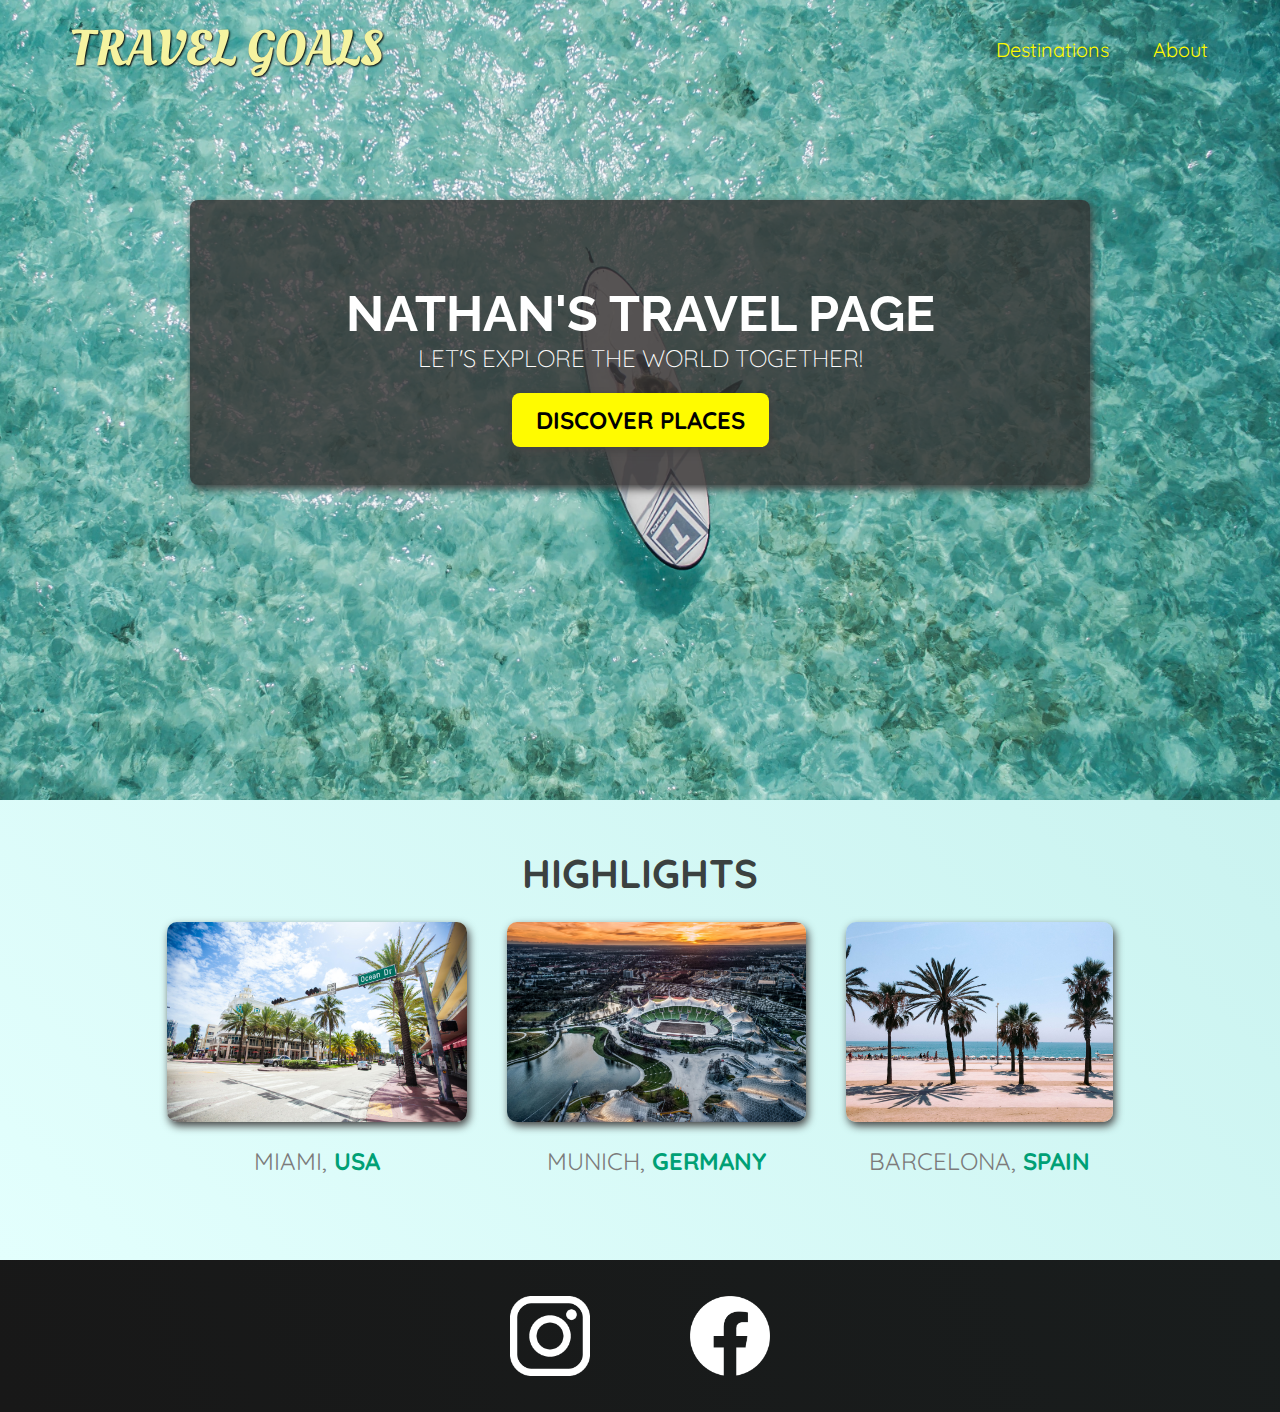
<file: index.html>
<!DOCTYPE html>
<html lang="en">
  <head>
    <meta charset="UTF-8" />
    <link
      href="https://fonts.googleapis.com/css2?family=Raleway:wght@700&family=Oleo+Script:wght@700&family=Quicksand:wght@300;500;700&display=swap"
      rel="stylesheet"
    />
    <link rel="stylesheet" href="shared.css" />
    <link rel="stylesheet" href="styles.css" />
    <title>Travel Goals</title>
  </head>
  <body>
    <header>
      <div id="page-logo">
        <a href="index.html">Travel Goals</a>
      </div>

      <nav>
        <ul>
          <li><a href="/places.html">Destinations</a></li>
          <li><a href="/about.html">About</a></li>
        </ul>
      </nav>
    </header>
    <main>
      <section id="hero">
        <div id="hero-content">
          <h1>Nathan's Travel Page</h1>
          <p>Let's explore the world together!</p>
          <a href="/places.html">Discover places</a>
        </div>
      </section>
      <section id="highlights">
        <h2>Highlights</h2>
        <ul id="destinations">
          <li class="destination">
            <img
              src="images/places/miami.jpg"
              alt="Miami streets on sunny day"
            />
            <p>Miami, <strong>USA</strong></p>
          </li>
          <li class="destination">
            <img
              src="images/places/munich.jpg"
              alt="Munich stadium in winter"
            />
            <p>Munich, <strong>Germany</strong></p>
          </li>
          <li class="destination">
            <img
              src="images/places/barcelona.jpg"
              alt="Palm beach in barcelona"
            />
            <p>Barcelona, <strong>Spain</strong></p>
          </li>
        </ul>
      </section>
    </main>
    <footer>
      <ul>
        <li>
          <a href="https://www.instagram.com"
            ><img src="images/icons/insta.png" alt="Instagram logo"
          /></a>
        </li>
        <li>
          <a href="https://www.facebook.com"
            ><img src="images/icons/facebook.png" alt="Facebook logo"
          /></a>
        </li>
      </ul>
    </footer>
  </body>
</html>
</file>
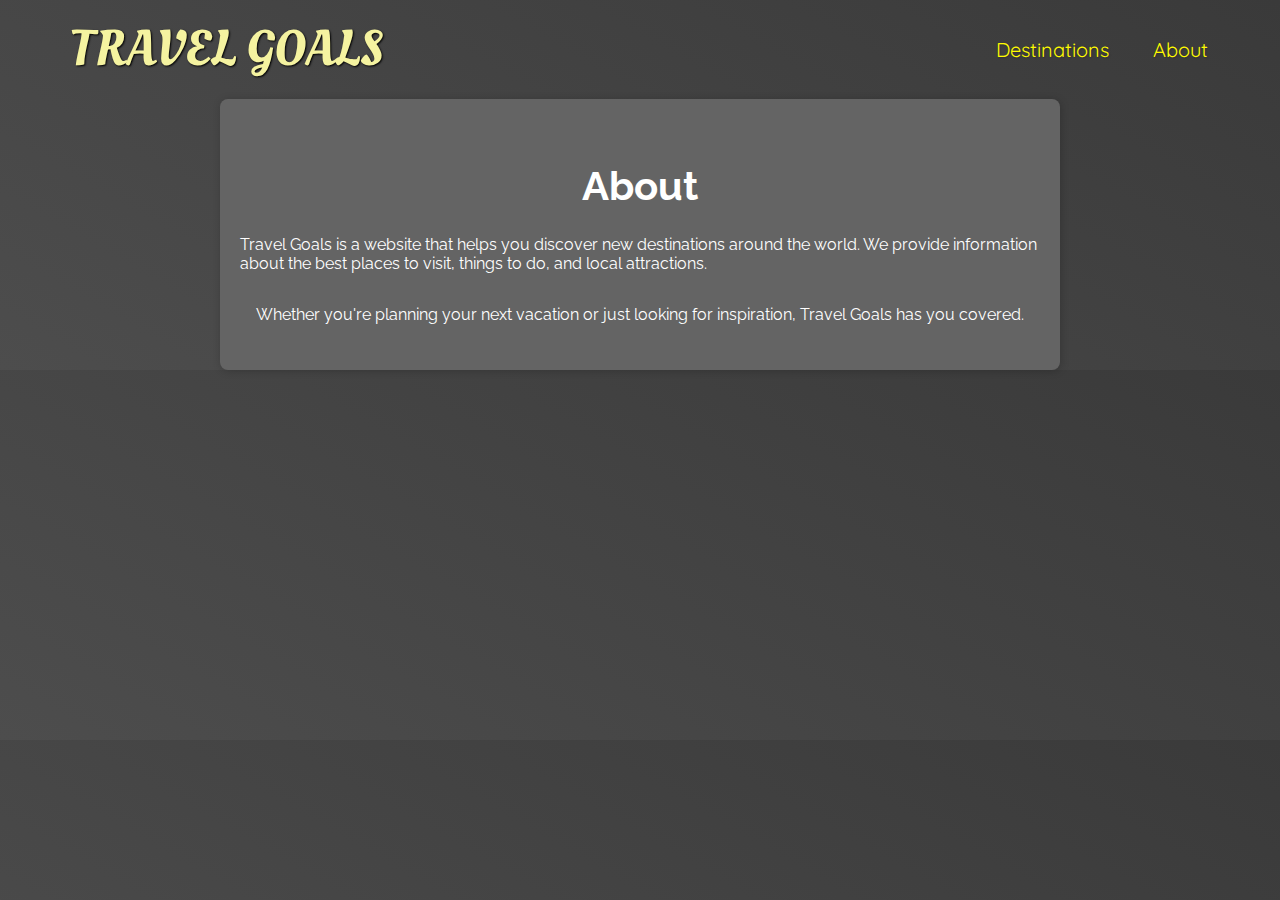
<file: about.html>
<!DOCTYPE html>
<html lang="en">
  <head>
    <meta charset="UTF-8" />
    <link
      href="https://fonts.googleapis.com/css2?family=Raleway:wght@700&family=Oleo+Script:wght@700&family=Quicksand:wght@300;500;700&display=swap"
      rel="stylesheet"
    />
    <link rel="stylesheet" href="shared.css" />
    <link rel="stylesheet" href="about.css" />
    <title>Travel Goals</title>
  </head>
  <body>
    <header>
      <div id="page-logo">
        <a href="index.html">Travel Goals</a>
      </div>
      <nav>
        <ul>
          <li><a href="/places.html">Destinations</a></li>
          <li><a href="/about.html">About</a></li>
        </ul>
      </nav>
    </header>
    <main>
      <div class="container">
        <section id="about">
          <h2>About</h2>
          <p>
            Travel Goals is a website that helps you discover new destinations
            around the world. We provide information about the best places to
            visit, things to do, and local attractions. 
           
          </p>
          <p> Whether you're planning
            your next vacation or just looking for inspiration, Travel Goals has
            you covered.</p>
        </section>
      </div>
    </main>
  </body>
</html>
</file>
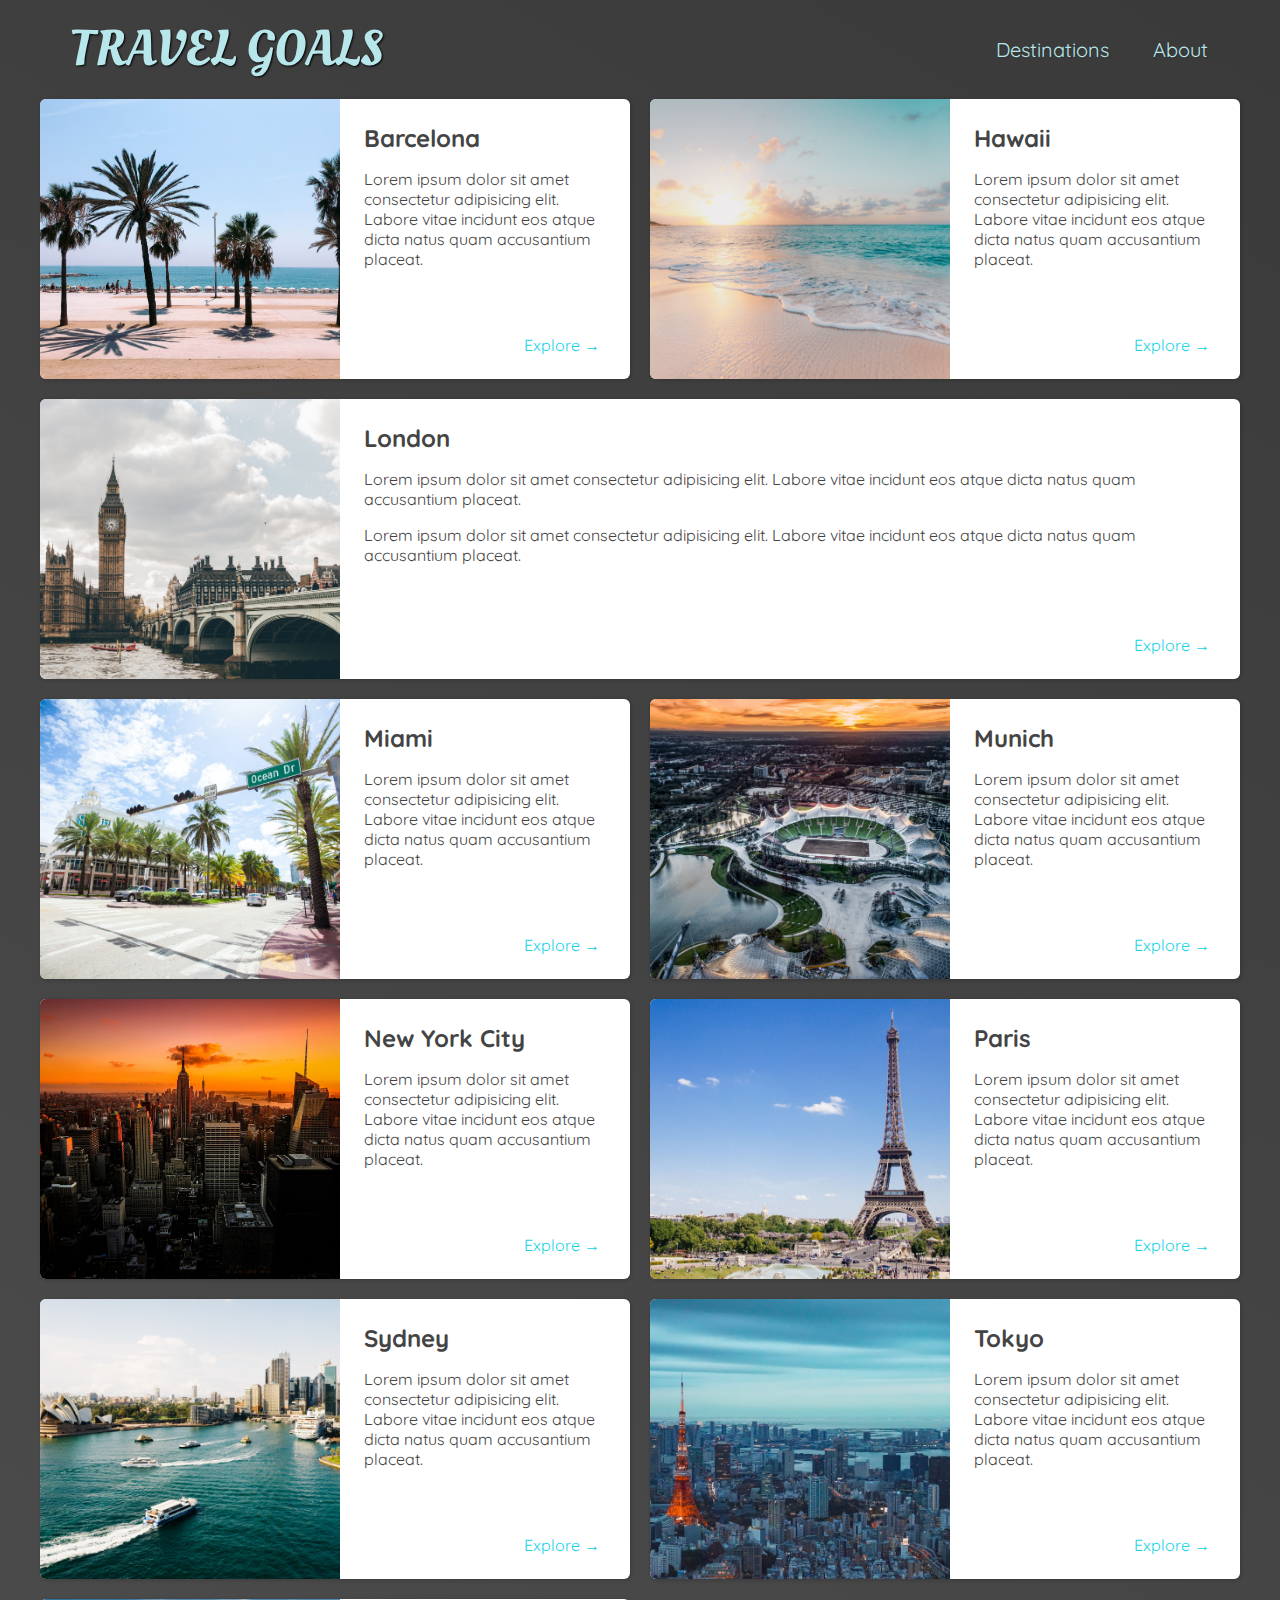
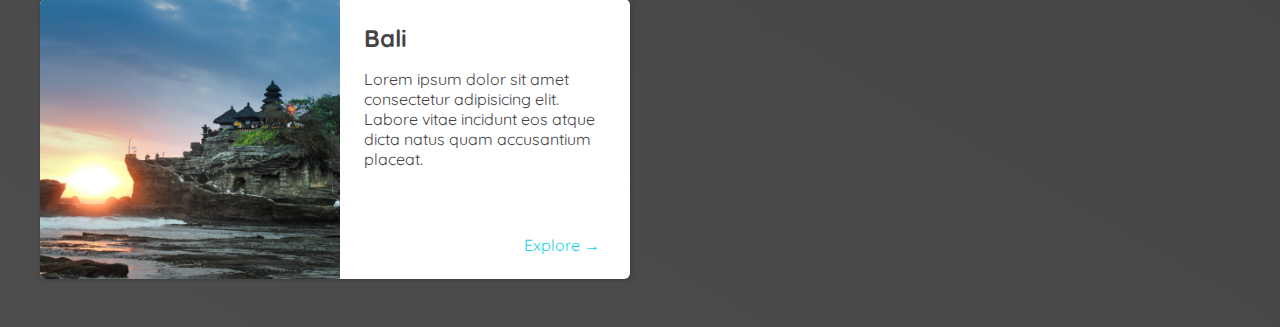
<file: places.html>
<!DOCTYPE html>
<html lang="en">
  <head>
    <meta charset="UTF-8" />
    <link
      href="https://fonts.googleapis.com/css2?family=Raleway:wght@700&family=Oleo+Script:wght@700&family=Quicksand:wght@300;500;700&display=swap"
      rel="stylesheet"
    />
    <link rel="stylesheet" href="shared.css" />
    <link rel="stylesheet" href="places.css" />
    <title>Travel Goals</title>
  </head>
  <body>
    <header>
      <div id="page-logo">
        <a href="index.html">Travel Goals</a>
      </div>
      <nav>
        <ul>
          <li><a href="/places.html">Destinations</a></li>
          <li><a href="/about.html">About</a></li>
        </ul>
      </nav>
    </header>
    <main>
        <ul>
            <li>
              <img src="images/places/barcelona.jpg" alt="City of Barcelona" />
              <div class="item-content">
                <div>
                  <h2>Barcelona</h2>
                  <p>
                    Lorem ipsum dolor sit amet consectetur adipisicing elit. Labore
                    vitae incidunt eos atque dicta natus quam accusantium placeat.
                  </p>
                </div>
                <div class="actions">
                  <a href="https://en.wikipedia.org/wiki/Barcelona">Explore &#x2192</a>
                </div>
              </div>
            </li>
            <li>
              <img src="images/places/hawaii.jpg" alt="Hawaii beach" />
              <div class="item-content">
                <div>
                  <h2>Hawaii</h2>
                  <p>
                    Lorem ipsum dolor sit amet consectetur adipisicing elit. Labore
                    vitae incidunt eos atque dicta natus quam accusantium placeat.
                  </p>
                </div>
                <div class="actions">
                  <a href="hhttps://en.wikipedia.org/wiki/Hawaii">Explore &#x2192</a>
                </div>
              </div>
            </li>
            <li>
              <img src="images/places/london.jpg" alt="London city" />
              <div class="item-content">
                <div>
                  <h2>London</h2>
                  <p>
                    Lorem ipsum dolor sit amet consectetur adipisicing elit. Labore
                    vitae incidunt eos atque dicta natus quam accusantium placeat.
                  </p>
                  <p>
                    Lorem ipsum dolor sit amet consectetur adipisicing elit. Labore
                    vitae incidunt eos atque dicta natus quam accusantium placeat.
                  </p>
                </div>
                <div class="actions">
                  <a href="https://en.wikipedia.org/wiki/London">Explore &#x2192</a>
                </div>
              </div>
            </li>
            <li>
              <img src="images/places/miami.jpg" alt="Miami streets" />
              <div class="item-content">
                <div>
                  <h2>Miami</h2>
                  <p>
                    Lorem ipsum dolor sit amet consectetur adipisicing elit. Labore
                    vitae incidunt eos atque dicta natus quam accusantium placeat.
                  </p>
                </div>
                <div class="actions">
                  <a href="https://en.wikipedia.org/wiki/Miami">Explore &#x2192</a>
                </div>
              </div>
            </li>
            <li>
              <img src="images/places/munich.jpg" alt="Munich football stadium" />
              <div class="item-content">
                <div>
                  <h2>Munich</h2>
                  <p>
                    Lorem ipsum dolor sit amet consectetur adipisicing elit. Labore
                    vitae incidunt eos atque dicta natus quam accusantium placeat.
                  </p>
                </div>
                <div class="actions">
                  <a href="https://en.wikipedia.org/wiki/Munich">Explore &#x2192</a>
                </div>
              </div>
            </li>
            <li>
              <img src="images/places/new-york-city.jpg" alt="New York City skyline" />
              <div class="item-content">
                <div>
                  <h2>New York City</h2>
                  <p>
                    Lorem ipsum dolor sit amet consectetur adipisicing elit. Labore
                    vitae incidunt eos atque dicta natus quam accusantium placeat.
                  </p>
                </div>
                <div class="actions">
                  <a href="https://en.wikipedia.org/wiki/New_York_City"
                    >Explore &#x2192</a
                  >
                </div>
              </div>
            </li>
            <li>
              <img src="images/places/paris.jpg" alt="Paris city" />
              <div class="item-content">
                <div>
                  <h2>Paris</h2>
                  <p>
                    Lorem ipsum dolor sit amet consectetur adipisicing elit. Labore
                    vitae incidunt eos atque dicta natus quam accusantium placeat.
                  </p>
                </div>
                <div class="actions">
                  <a href="https://en.wikipedia.org/wiki/Paris">Explore &#x2192</a>
                </div>
              </div>
            </li>
            <li>
              <img src="images/places/sydney.jpg" alt="Sydney beach" />
              <div class="item-content">
                <div>
                  <h2>Sydney</h2>
                  <p>
                    Lorem ipsum dolor sit amet consectetur adipisicing elit. Labore
                    vitae incidunt eos atque dicta natus quam accusantium placeat.
                  </p>
                </div>
                <div class="actions">
                  <a href="https://en.wikipedia.org/wiki/Sydney">Explore &#x2192</a>
                </div>
              </div>
            </li>
            <li>
              <img src="images/places/tokyo.jpg" alt="Tokyo skyline" />
              <div class="item-content">
                <div>
                  <h2>Tokyo</h2>
                  <p>
                    Lorem ipsum dolor sit amet consectetur adipisicing elit. Labore
                    vitae incidunt eos atque dicta natus quam accusantium placeat.
                  </p>
                </div>
                <div class="actions">
                  <a href="https://en.wikipedia.org/wiki/Tokyo">Explore &#x2192</a>
                </div>
              </div>
            </li>
            <li>
              <img src="images/places/bali.jpg" alt="Bali beach" />
              <div class="item-content">
                <div>
                  <h2>Bali</h2>
                  <p>
                    Lorem ipsum dolor sit amet consectetur adipisicing elit. Labore
                    vitae incidunt eos atque dicta natus quam accusantium placeat.
                  </p>
                </div>
                <div class="actions">
                  <a href="https://en.wikipedia.org/wiki/Bali">Explore &#x2192</a>
                </div>
              </div>
            </li>
          </ul>    
  </body>
</html>
</file>
<file: shared.css>
body {
  font-family: "Quicksand", sans-serif;
  margin: 0;
}
ul {
  list-style: none;
  margin: 0px;
  padding: 0px;
}
header {
  display: flex;
  justify-content: space-between;
  align-items: center;
  padding: 15px 60px;
  position: absolute;
  width: 100%;
  box-sizing: border-box;
}
#page-logo a {
  padding: 10px;
  font-family: "Oleo Script", sans-serif;
  color: rgb(245, 243, 160);
  font-size: 50px;
  text-decoration: none;
  text-transform: uppercase;
  text-shadow: 1px 1px 2px rgb(0, 0, 0);
}

header ul {
  display: flex;
}
header li {
  margin-left: 20px;
}
header a {
  text-decoration: none;
  color: rgb(255, 251, 0);
  font-size: 20px;
  padding: 12px;
  text-shadow: 1px 1px 2px rgba(0, 0, 0, 0.2);
  border-radius: 6px;
}
header nav a:hover {
  color: rgb(77, 77, 77);
  background-color: rgb(255, 251, 0);
}
footer {
  background: linear-gradient(70deg, rgb(24, 24, 24), rgb(25, 29, 29));
padding:36px 0;
}
footer ul{
  display:flex;
  justify-content: center;
  
}
footer li{
  width:80px;
  height:80px;
  margin: 0 50px;
}
footer img{
  width:100%;
  height:100%;
}
</file>
<file: styles.css>
#hero {
  height: 800px;
  background-image: url("/images/places/ocean.jpg");
  background-position: center;
  background-size: cover;
}
#hero-content {
  background-color: rgba(51, 47, 47, 0.8);
  width: 900px;
  box-shadow: 2px 4px 8px rgb(68, 67, 67);
  border-radius: 8px;
  text-align: center;
  padding: 50px 0px;
  margin: 0px auto;
  position: relative;
  top: 200px;
}
#hero-content h1 {
  color: white;
  font-size: 50px;
  text-transform: uppercase;
  font-family: "Raleway", sans-serif;
  margin-bottom: 0px;
}
#hero-content p {
  color: white;
  font-size: 24px;
  text-transform: uppercase;
  font-weight: 300;
  margin-top: 0px;
  margin-bottom: 32px;
}
#hero-content a {
  background-color: rgb(255, 251, 0);
  color: black;
  font-size: 24px;
  text-transform: uppercase;
  font-weight: bold;
  padding: 12px 24px;
  border-radius: 8px;
  box-shadow: 2px 4px 8px rgb(68, 67, 67);
  text-decoration: none;
}
#hero-content a:hover {
  background-color: rgb(255, 238, 0);
}
#highlights {
  padding: 24px;
  background: linear-gradient(45deg, rgb(227, 255, 253), rgb(202, 243, 240));
}

#highlights h2 {
  text-transform: uppercase;
  text-align: center;
  font-size: 40px;
  color: rgb(59, 65, 64);
  margin: 24px 0;
}
#destinations {
  display: flex;
  width: 90%;
  margin: auto;
  margin-bottom: 40px;
  justify-content: center;
}
.destination {
  margin: 0 20px;
  text-transform: uppercase;
}
.destination p {
  text-align: center;
  font-size: 24px;
  color: rgb(124, 123, 123);
  margin: 20px 0;
}
.destination img {
  height: 200px;
  width: 100%;
  box-shadow: 2px 4px 8px rgb(68, 67, 67);
  border-radius: 10px;
  object-fit: cover;
}
.destination strong {
  color: rgb(0, 160, 117);
}
</file>
<file: about.css>
body {
  background: linear-gradient(30deg, rgb(77, 77, 77), rgb(58, 58, 58));
  color: rgb(68, 68, 68);
}
header {
  position: static;
}

#about h2 {
  color: white;
  margin-bottom: 10px;
  font-size: 40px;
  font-family: "Raleway", sans-serif;
}
#about p {
  color: white;
  
  font-family: "Raleway", sans-serif;
  font-weight: normal;
}
#about {
  display: flex;
  flex-direction: column;
  padding: 30px 20px;
  border-radius: 8px;
  box-shadow: 1px 1px 8px rgba(0, 0, 0, 0.2);
  background-color: rgb(100, 100, 100);
  width: 800px;
  justify-content: center;
  align-items: center;
}
.container {
  display: flex;
  justify-content: center;
  align-items: center;
  width: 100%;
}
</file>
<file: places.css>
body {
  background: linear-gradient(30deg, rgb(77, 77, 77), rgb(58, 58, 58));
  color: rgb(68, 68, 68);
}
#page-logo a {
  color: rgb(183, 230, 235);
}
header a {
  color: rgb(183, 230, 235);
}
header {
  position: static;
}

main ul {
  width: 1200px;
  margin: 0 auto 48px auto;
  display: grid;
  grid-template-columns: 1fr 1fr;
  gap: 20px 20px;
}

li:nth-of-type(3) {
  grid-column: 1 / span 2;
}

main li {
  display: flex;
  background-color: white;
  box-shadow: 1px 1px 4px rgba(0, 0, 0, 0.2);
  border-radius: 6px;
  overflow: hidden;
}

main li img {
  width: 300px;
  height: 280px;
  object-fit: cover;
}

.item-content {
  padding: 24px;
  display: flex;
  flex-direction: column;
  justify-content: space-between;
}
.item-content h2 {
  margin: 0;
}

.actions {
  text-align: right;
}

.actions a {
  text-decoration: none;
  padding: 6px;
  color: rgb(22, 211, 228);
  border-radius: 5px;
}

.actions a:hover {
  background-color: rgb(235, 253, 255);
}
header nav a:hover {
  background-color: rgb(183, 230, 235);
  color: rgb(59, 59, 59);
}
</file>
